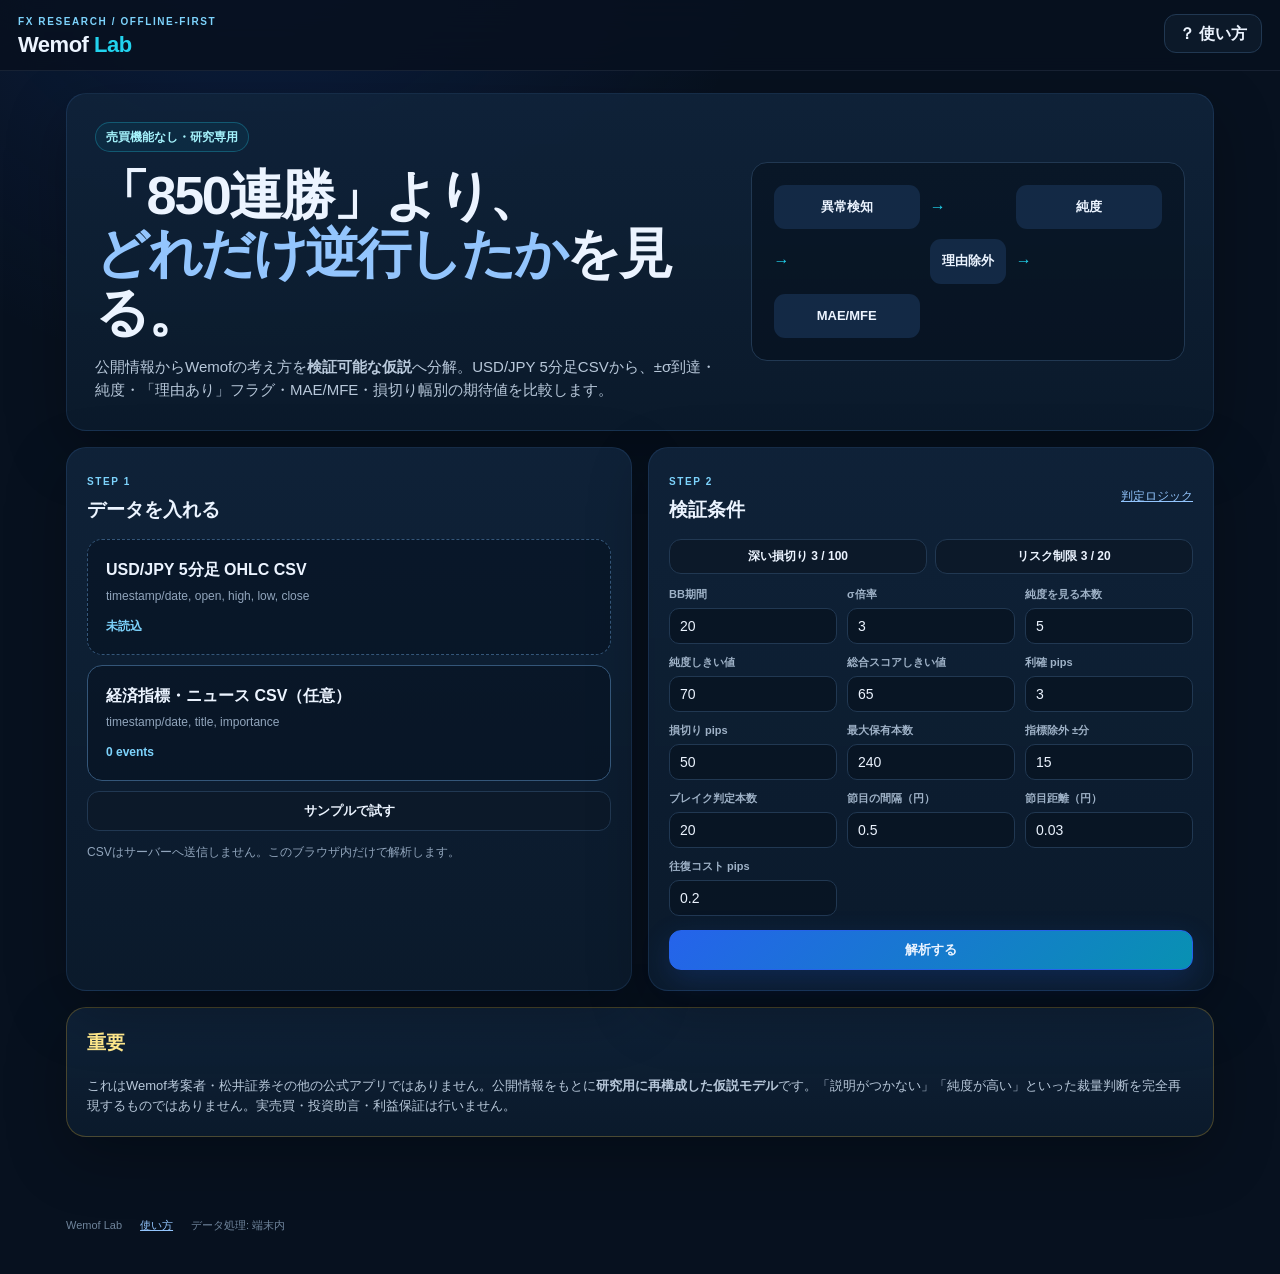
<file: index.html>
<!doctype html>
<html lang="ja">
<head>
  <meta charset="utf-8">
  <meta name="viewport" content="width=device-width,initial-scale=1,viewport-fit=cover">
  <meta name="theme-color" content="#07111f">
  <meta name="description" content="Wemofの公開情報をもとに、±3σ・値動きの純度・理由あり除外・MAE/MFEを過去データで検証するブラウザ研究ツール。">
  <link rel="manifest" href="manifest.json">
  <link rel="stylesheet" href="style.css">
  <title>Wemof Lab — FX平均回帰研究ツール</title>
</head>
<body>
<header class="topbar">
  <div>
    <div class="eyebrow">FX RESEARCH / OFFLINE-FIRST</div>
    <h1>Wemof <span>Lab</span></h1>
  </div>
  <nav><a class="ghost" href="manual.html">？ 使い方</a></nav>
</header>

<main>
  <section class="hero card">
    <div>
      <span class="pill">売買機能なし・研究専用</span>
      <h2>「850連勝」より、<br><em>どれだけ逆行したか</em>を見る。</h2>
      <p>公開情報からWemofの考え方を<strong>検証可能な仮説</strong>へ分解。USD/JPY 5分足CSVから、±σ到達・純度・「理由あり」フラグ・MAE/MFE・損切り幅別の期待値を比較します。</p>
    </div>
    <div class="hero-flow" aria-label="解析の流れ"><b>異常検知</b><i>→</i><b>純度</b><i>→</i><b>理由除外</b><i>→</i><b>MAE/MFE</b></div>
  </section>

  <div id="message" class="message" hidden></div>

  <section class="grid2">
    <article class="card upload-card">
      <div class="section-head"><div><span class="kicker">STEP 1</span><h3>データを入れる</h3></div></div>
      <label class="drop"><span>USD/JPY 5分足 OHLC CSV</span><small>timestamp/date, open, high, low, close</small><input id="ohlcFile" type="file" accept=".csv,text/csv"><b id="dataState">未読込</b></label>
      <label class="drop optional"><span>経済指標・ニュース CSV（任意）</span><small>timestamp/date, title, importance</small><input id="eventFile" type="file" accept=".csv,text/csv"><b id="eventState">0 events</b></label>
      <button id="sampleBtn" class="secondary wide">サンプルで試す</button>
      <p class="note">CSVはサーバーへ送信しません。このブラウザ内だけで解析します。</p>
    </article>

    <article class="card settings-card">
      <div class="section-head"><div><span class="kicker">STEP 2</span><h3>検証条件</h3></div><a href="manual.html#logic">判定ロジック</a></div>
      <div class="preset-row"><button class="preset" data-tp="3" data-sl="100">深い損切り 3 / 100</button><button class="preset" data-tp="3" data-sl="20">リスク制限 3 / 20</button></div>
      <div class="form-grid">
        <label>BB期間<input id="bbPeriod" type="number" min="5" step="1"></label>
        <label>σ倍率<input id="sigma" type="number" min="1" max="5" step="0.1"></label>
        <label>純度を見る本数<input id="purityLookback" type="number" min="2" max="20"></label>
        <label>純度しきい値<input id="purityThreshold" type="number" min="0" max="100"></label>
        <label>総合スコアしきい値<input id="scoreThreshold" type="number" min="0" max="100"></label>
        <label>利確 pips<input id="targetPips" type="number" min="0.1" step="0.1"></label>
        <label>損切り pips<input id="stopPips" type="number" min="1" step="1"></label>
        <label>最大保有本数<input id="maxBars" type="number" min="1" step="1"></label>
        <label>指標除外 ±分<input id="eventWindowMinutes" type="number" min="0" step="1"></label>
        <label>ブレイク判定本数<input id="breakoutLookback" type="number" min="2" step="1"></label>
        <label>節目の間隔（円）<input id="roundStep" type="number" min="0.01" step="0.01"></label>
        <label>節目距離（円）<input id="roundDistance" type="number" min="0" step="0.005"></label>
        <label>往復コスト pips<input id="costPips" type="number" min="0" step="0.05"></label>
      </div>
      <button id="analyzeBtn" class="primary wide">解析する</button>
    </article>
  </section>

  <section id="resultsSection" hidden>
    <div class="summary-grid">
      <article class="metric"><span>±σ候補</span><b id="candidateCount">—</b></article>
      <article class="metric accent"><span>Wemof-like 適格</span><b id="qualifiedCount">—</b></article>
      <article class="metric"><span>TP先行率</span><b id="winRate">—</b></article>
      <article class="metric"><span>平均 MAE</span><b id="avgMae">—</b></article>
      <article class="metric"><span>1候補期待値</span><b id="expectancy">—</b></article>
      <article class="metric danger"><span>最大 MAE</span><b id="maxMae">—</b></article>
    </div>

    <section class="grid2 compare">
      <article class="card"><div class="section-head"><div><span class="kicker">FILTER TEST</span><h3>何を足すと変わる？</h3></div></div>
        <div class="table-wrap"><table><thead><tr><th>モデル</th><th>件数</th><th>TP先行</th><th>平均MAE</th><th>期待値</th></tr></thead><tbody id="modelBody"></tbody></table></div>
        <p class="note">「単純±σ → 純度 → 理由除外」の順に、フィルターが本当に改善しているかを比較します。</p>
      </article>
      <article class="card"><div class="section-head"><div><span class="kicker">TAIL RISK</span><h3>損切り幅を変える</h3></div></div>
        <div class="table-wrap"><table><thead><tr><th>SL</th><th>件数</th><th>TP先行</th><th>平均MAE</th><th>最大MAE</th><th>期待値</th></tr></thead><tbody id="riskBody"></tbody></table></div>
        <p class="note">高勝率だけでなく、20 / 50 / 100pips の損失許容で期待値とテールリスクがどう変わるか確認します。</p>
      </article>
    </section>

    <section class="card detail-card">
      <div class="section-head"><div><span class="kicker">EVENT INSPECTOR</span><h3 id="detailTitle">候補を選択</h3></div><button id="exportBtn" class="secondary">結果CSVを書き出す</button></div>
      <div class="detail-grid">
        <div class="chart-shell"><canvas id="chart"></canvas><div class="legend"><span>● 上昇足</span><span>● 下落足</span><span>— ±σ</span><span>— ENTRY</span></div></div>
        <aside class="detail-side">
          <div id="detailScore" class="big-score">—</div><div class="score-caption">Wemof Score / 100</div>
          <div id="scoreBreakdown" class="breakdown"></div>
          <p id="detailText" class="detail-text">候補を選ぶと判定理由を表示します。</p>
        </aside>
      </div>
    </section>

    <section class="card table-card">
      <div class="section-head"><div><span class="kicker">ALL CANDIDATES</span><h3>候補一覧</h3></div><span class="hint">行を押すとチャート表示</span></div>
      <div class="table-wrap tall"><table><thead><tr><th>時刻</th><th>方向</th><th>Score</th><th>純度</th><th>理由</th><th>判定</th><th>結果</th><th>MAE</th><th>MFE</th></tr></thead><tbody id="eventBody"></tbody></table></div>
    </section>
  </section>

  <section class="card disclaimer">
    <h3>重要</h3><p>これはWemof考案者・松井証券その他の公式アプリではありません。公開情報をもとに<strong>研究用に再構成した仮説モデル</strong>です。「説明がつかない」「純度が高い」といった裁量判断を完全再現するものではありません。実売買・投資助言・利益保証は行いません。</p>
  </section>
</main>
<footer><span>Wemof Lab</span><a href="manual.html">使い方</a><span>データ処理: 端末内</span></footer>
<script src="analysis-core.js"></script><script src="app.js"></script>
</body></html>
</file>
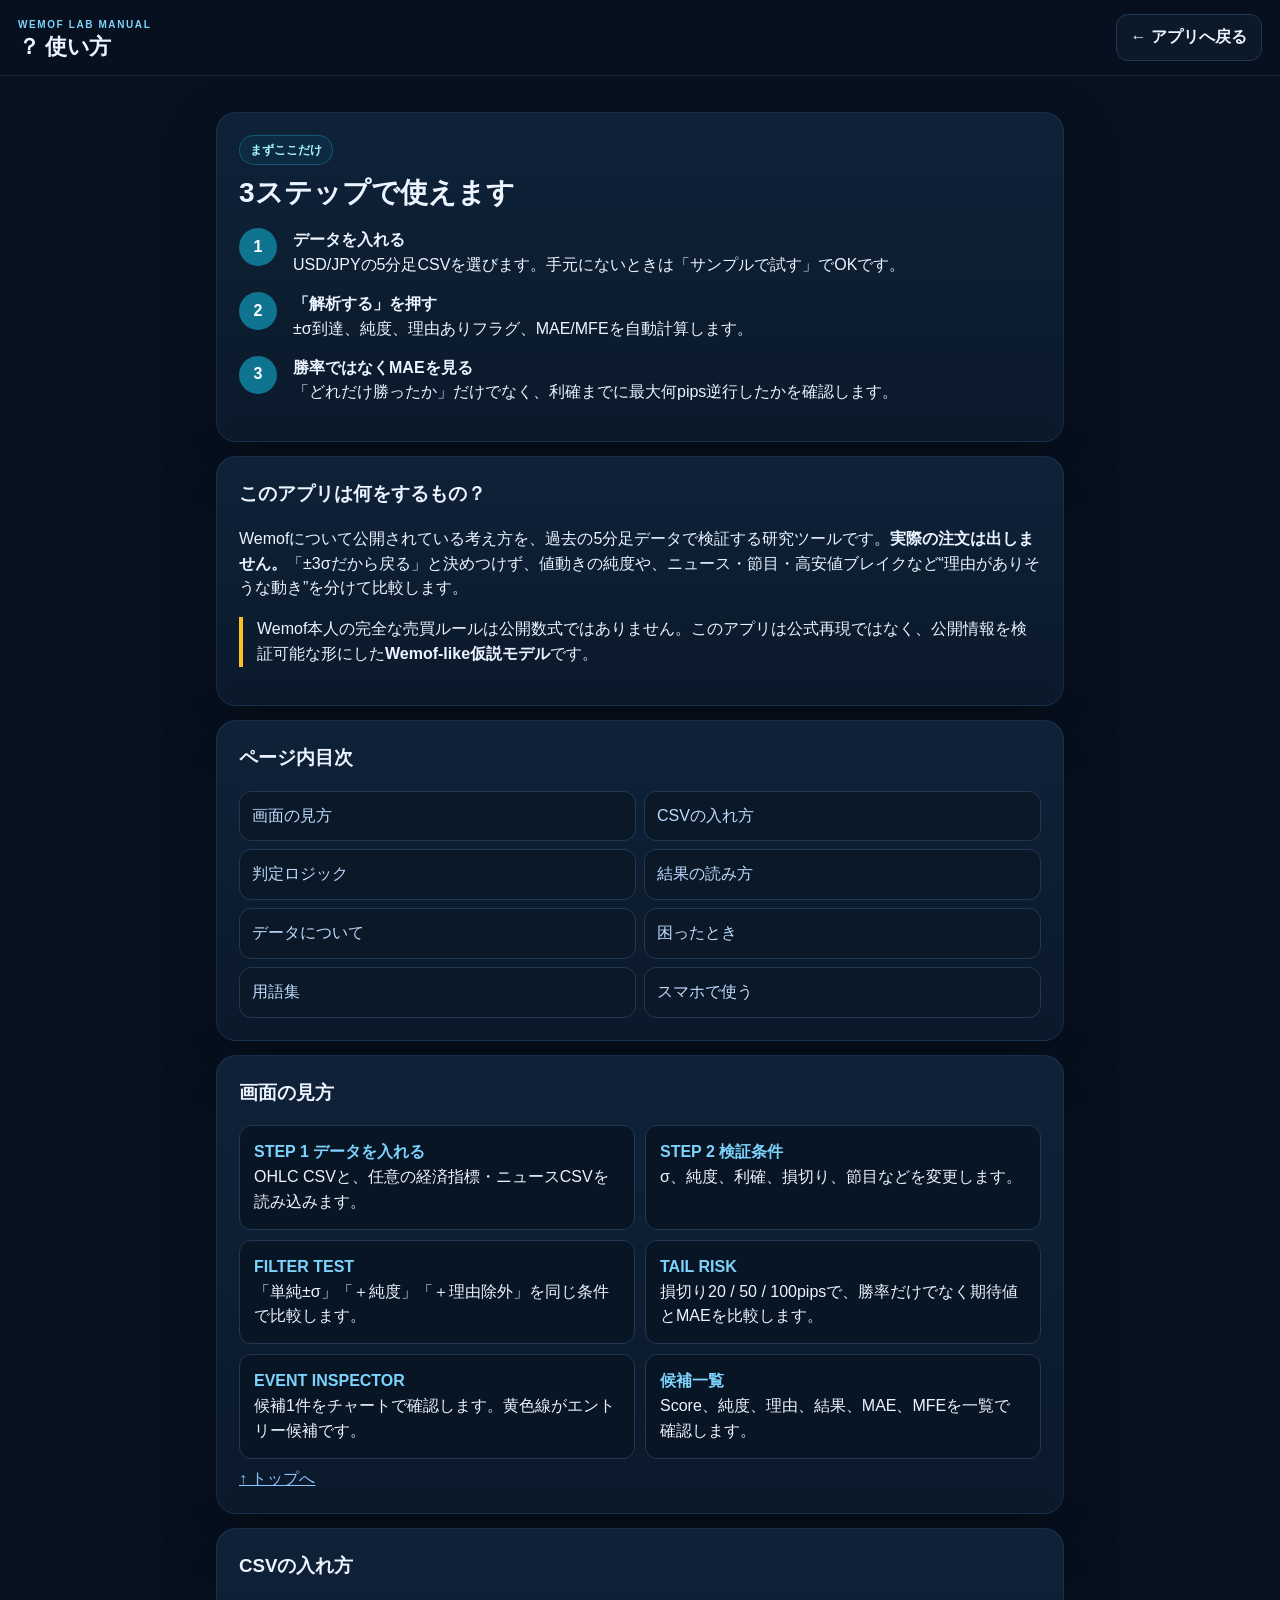
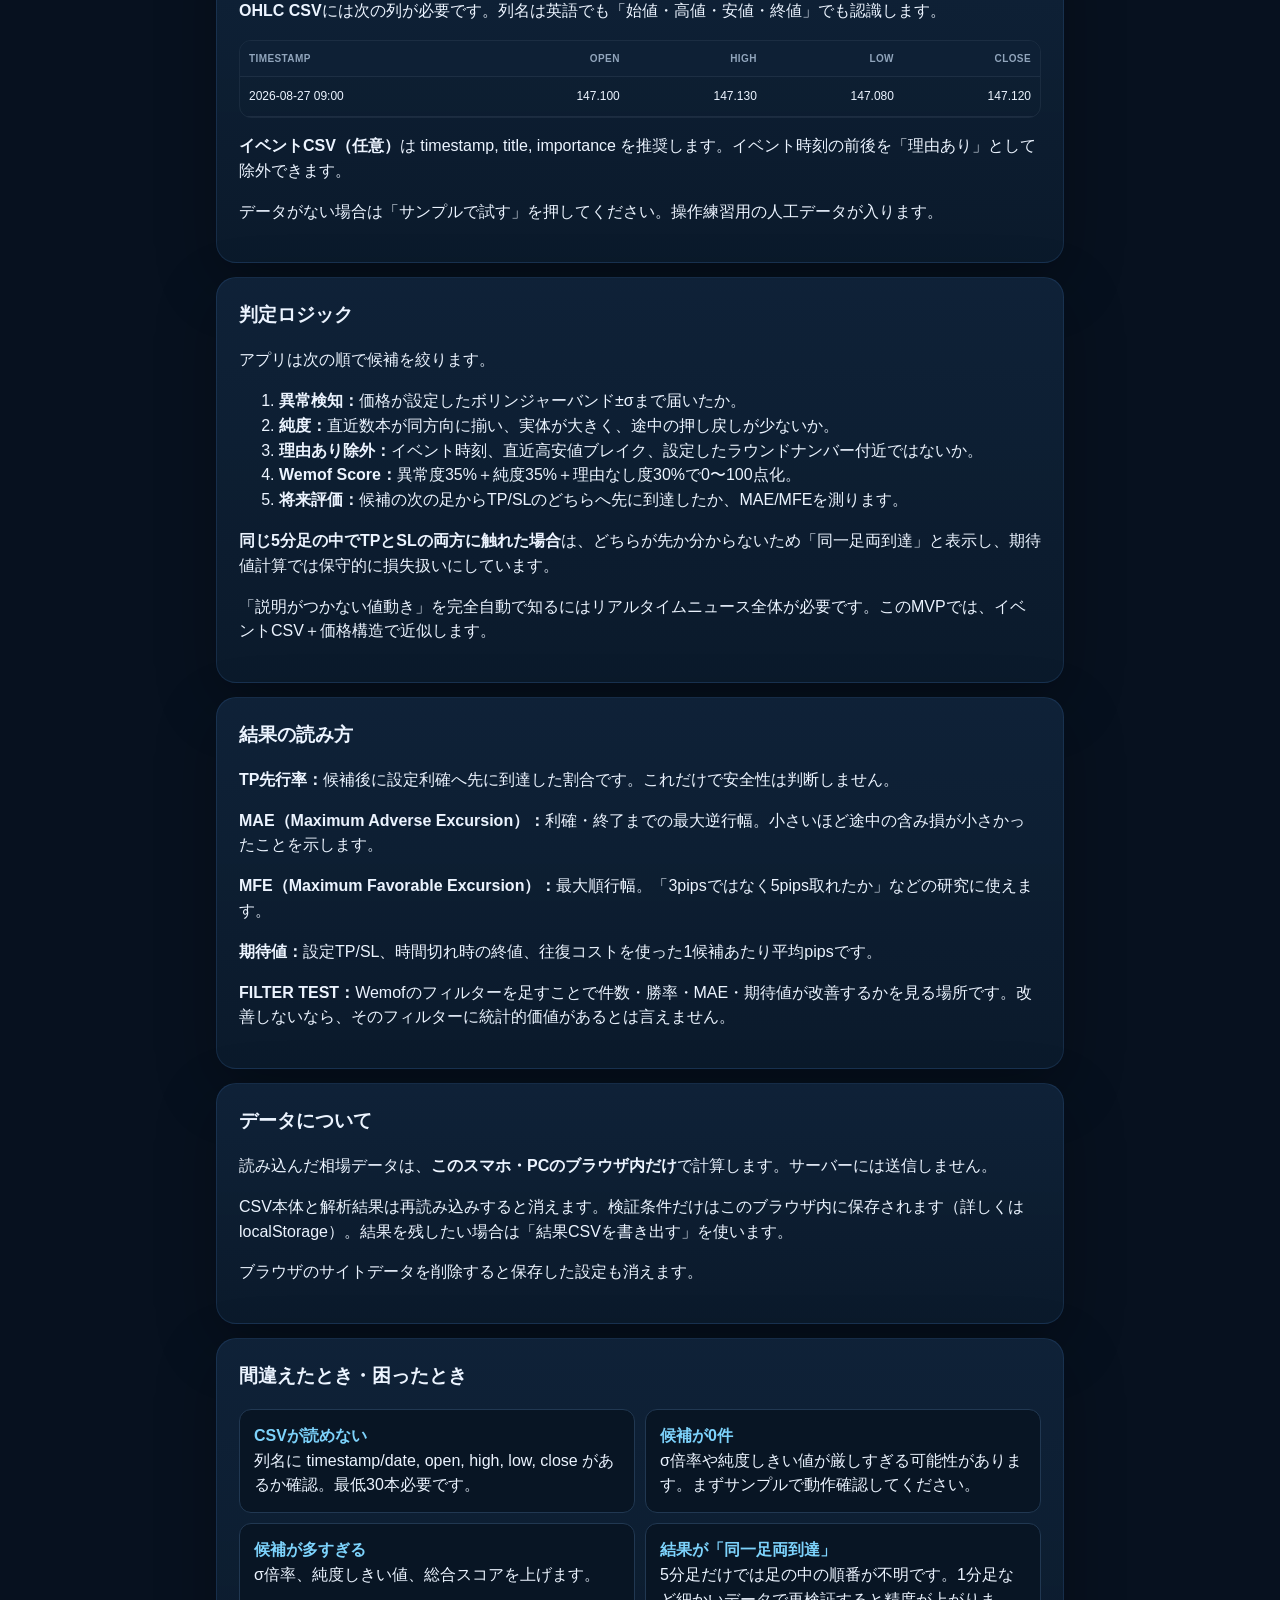
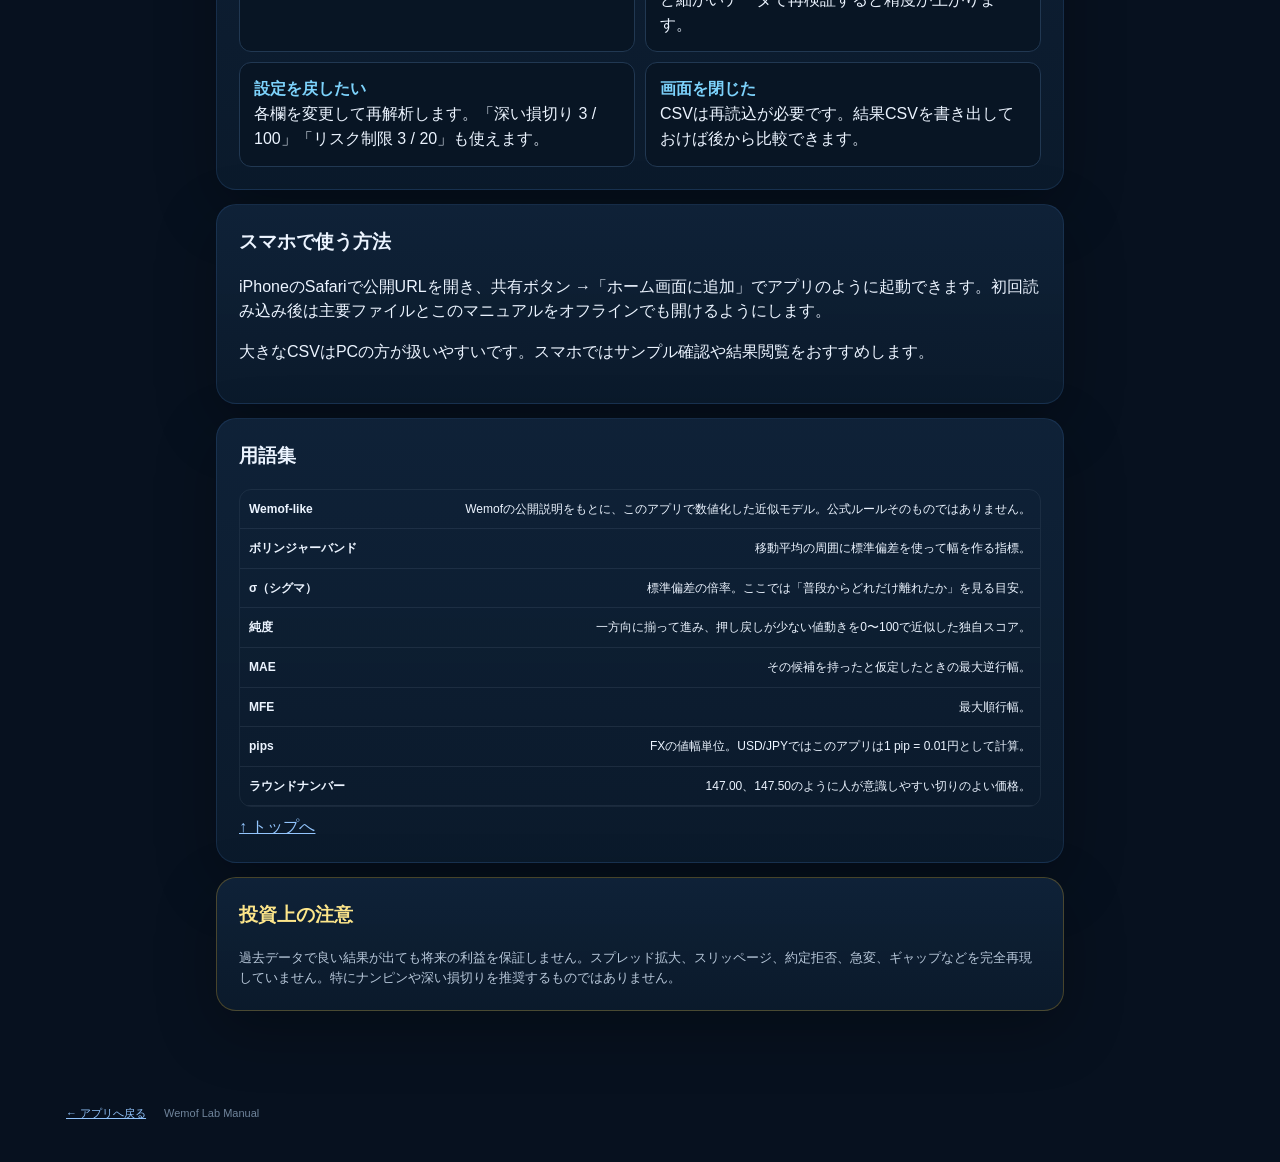
<file: manual.html>
<!doctype html><html lang="ja"><head><meta charset="utf-8"><meta name="viewport" content="width=device-width,initial-scale=1,viewport-fit=cover"><meta name="theme-color" content="#07111f"><link rel="stylesheet" href="style.css"><title>使い方 — Wemof Lab</title><style>.manual{max-width:880px}.manual .card{padding:22px;margin:14px 0}.manual h2{font-size:28px;margin:.2em 0}.manual h3{margin-top:0}.toc{display:grid;grid-template-columns:repeat(2,1fr);gap:8px}.toc a{padding:12px;background:#0a1828;border:1px solid var(--line);border-radius:12px;color:#bfdbfe;text-decoration:none}.steps{counter-reset:step}.step{display:grid;grid-template-columns:42px 1fr;gap:12px;margin:14px 0}.step:before{counter-increment:step;content:counter(step);display:grid;place-items:center;width:38px;height:38px;border-radius:50%;background:#0e7490;color:white;font-weight:900}.ui-map{display:grid;grid-template-columns:1fr 1fr;gap:10px}.mini{padding:14px;border:1px solid var(--line);border-radius:12px;background:#081524}.mini b{display:block;color:#7dd3fc}.manual table{white-space:normal}.warn{border-left:4px solid var(--yellow);padding-left:14px}.toplink{display:inline-block;margin-top:8px;color:#93c5fd}@media(max-width:600px){.toc,.ui-map{grid-template-columns:1fr}.manual .card{padding:17px}.manual h2{font-size:24px}}</style></head><body id="top"><header class="topbar"><div><div class="eyebrow">WEMOF LAB MANUAL</div><h1>？ 使い方</h1></div><a class="ghost" href="index.html">← アプリへ戻る</a></header><main class="manual">
<section class="card"><span class="pill">まずここだけ</span><h2>3ステップで使えます</h2><div class="steps"><div class="step"><div><b>データを入れる</b><br>USD/JPYの5分足CSVを選びます。手元にないときは「サンプルで試す」でOKです。</div></div><div class="step"><div><b>「解析する」を押す</b><br>±σ到達、純度、理由ありフラグ、MAE/MFEを自動計算します。</div></div><div class="step"><div><b>勝率ではなくMAEを見る</b><br>「どれだけ勝ったか」だけでなく、利確までに最大何pips逆行したかを確認します。</div></div></div></section>
<section class="card"><h3>このアプリは何をするもの？</h3><p>Wemofについて公開されている考え方を、過去の5分足データで検証する研究ツールです。<strong>実際の注文は出しません。</strong>「±3σだから戻る」と決めつけず、値動きの純度や、ニュース・節目・高安値ブレイクなど“理由がありそうな動き”を分けて比較します。</p><p class="warn">Wemof本人の完全な売買ルールは公開数式ではありません。このアプリは公式再現ではなく、公開情報を検証可能な形にした<strong>Wemof-like仮説モデル</strong>です。</p></section>
<section class="card"><h3>ページ内目次</h3><nav class="toc"><a href="#screen">画面の見方</a><a href="#csv">CSVの入れ方</a><a href="#logic">判定ロジック</a><a href="#results">結果の読み方</a><a href="#data">データについて</a><a href="#trouble">困ったとき</a><a href="#terms">用語集</a><a href="#phone">スマホで使う</a></nav></section>
<section class="card" id="screen"><h3>画面の見方</h3><div class="ui-map"><div class="mini"><b>STEP 1 データを入れる</b>OHLC CSVと、任意の経済指標・ニュースCSVを読み込みます。</div><div class="mini"><b>STEP 2 検証条件</b>σ、純度、利確、損切り、節目などを変更します。</div><div class="mini"><b>FILTER TEST</b>「単純±σ」「＋純度」「＋理由除外」を同じ条件で比較します。</div><div class="mini"><b>TAIL RISK</b>損切り20 / 50 / 100pipsで、勝率だけでなく期待値とMAEを比較します。</div><div class="mini"><b>EVENT INSPECTOR</b>候補1件をチャートで確認します。黄色線がエントリー候補です。</div><div class="mini"><b>候補一覧</b>Score、純度、理由、結果、MAE、MFEを一覧で確認します。</div></div><a class="toplink" href="#top">↑ トップへ</a></section>
<section class="card" id="csv"><h3>CSVの入れ方</h3><p><b>OHLC CSV</b>には次の列が必要です。列名は英語でも「始値・高値・安値・終値」でも認識します。</p><div class="table-wrap"><table><thead><tr><th>timestamp</th><th>open</th><th>high</th><th>low</th><th>close</th></tr></thead><tbody><tr><td>2026-08-27 09:00</td><td>147.100</td><td>147.130</td><td>147.080</td><td>147.120</td></tr></tbody></table></div><p><b>イベントCSV（任意）</b>は timestamp, title, importance を推奨します。イベント時刻の前後を「理由あり」として除外できます。</p><p>データがない場合は「サンプルで試す」を押してください。操作練習用の人工データが入ります。</p></section>
<section class="card" id="logic"><h3>判定ロジック</h3><p>アプリは次の順で候補を絞ります。</p><ol><li><b>異常検知：</b>価格が設定したボリンジャーバンド±σまで届いたか。</li><li><b>純度：</b>直近数本が同方向に揃い、実体が大きく、途中の押し戻しが少ないか。</li><li><b>理由あり除外：</b>イベント時刻、直近高安値ブレイク、設定したラウンドナンバー付近ではないか。</li><li><b>Wemof Score：</b>異常度35%＋純度35%＋理由なし度30%で0〜100点化。</li><li><b>将来評価：</b>候補の次の足からTP/SLのどちらへ先に到達したか、MAE/MFEを測ります。</li></ol><p><b>同じ5分足の中でTPとSLの両方に触れた場合</b>は、どちらが先か分からないため「同一足両到達」と表示し、期待値計算では保守的に損失扱いにしています。</p><p>「説明がつかない値動き」を完全自動で知るにはリアルタイムニュース全体が必要です。このMVPでは、イベントCSV＋価格構造で近似します。</p></section>
<section class="card" id="results"><h3>結果の読み方</h3><p><b>TP先行率：</b>候補後に設定利確へ先に到達した割合です。これだけで安全性は判断しません。</p><p><b>MAE（Maximum Adverse Excursion）：</b>利確・終了までの最大逆行幅。小さいほど途中の含み損が小さかったことを示します。</p><p><b>MFE（Maximum Favorable Excursion）：</b>最大順行幅。「3pipsではなく5pips取れたか」などの研究に使えます。</p><p><b>期待値：</b>設定TP/SL、時間切れ時の終値、往復コストを使った1候補あたり平均pipsです。</p><p><b>FILTER TEST：</b>Wemofのフィルターを足すことで件数・勝率・MAE・期待値が改善するかを見る場所です。改善しないなら、そのフィルターに統計的価値があるとは言えません。</p></section>
<section class="card" id="data"><h3>データについて</h3><p>読み込んだ相場データは、<strong>このスマホ・PCのブラウザ内だけ</strong>で計算します。サーバーには送信しません。</p><p>CSV本体と解析結果は再読み込みすると消えます。検証条件だけはこのブラウザ内に保存されます（詳しくは localStorage）。結果を残したい場合は「結果CSVを書き出す」を使います。</p><p>ブラウザのサイトデータを削除すると保存した設定も消えます。</p></section>
<section class="card" id="trouble"><h3>間違えたとき・困ったとき</h3><div class="ui-map"><div class="mini"><b>CSVが読めない</b>列名に timestamp/date, open, high, low, close があるか確認。最低30本必要です。</div><div class="mini"><b>候補が0件</b>σ倍率や純度しきい値が厳しすぎる可能性があります。まずサンプルで動作確認してください。</div><div class="mini"><b>候補が多すぎる</b>σ倍率、純度しきい値、総合スコアを上げます。</div><div class="mini"><b>結果が「同一足両到達」</b>5分足だけでは足の中の順番が不明です。1分足など細かいデータで再検証すると精度が上がります。</div><div class="mini"><b>設定を戻したい</b>各欄を変更して再解析します。「深い損切り 3 / 100」「リスク制限 3 / 20」も使えます。</div><div class="mini"><b>画面を閉じた</b>CSVは再読込が必要です。結果CSVを書き出しておけば後から比較できます。</div></div></section>
<section class="card" id="phone"><h3>スマホで使う方法</h3><p>iPhoneのSafariで公開URLを開き、共有ボタン →「ホーム画面に追加」でアプリのように起動できます。初回読み込み後は主要ファイルとこのマニュアルをオフラインでも開けるようにします。</p><p>大きなCSVはPCの方が扱いやすいです。スマホではサンプル確認や結果閲覧をおすすめします。</p></section>
<section class="card" id="terms"><h3>用語集</h3><div class="table-wrap"><table><tbody><tr><th>Wemof-like</th><td>Wemofの公開説明をもとに、このアプリで数値化した近似モデル。公式ルールそのものではありません。</td></tr><tr><th>ボリンジャーバンド</th><td>移動平均の周囲に標準偏差を使って幅を作る指標。</td></tr><tr><th>σ（シグマ）</th><td>標準偏差の倍率。ここでは「普段からどれだけ離れたか」を見る目安。</td></tr><tr><th>純度</th><td>一方向に揃って進み、押し戻しが少ない値動きを0〜100で近似した独自スコア。</td></tr><tr><th>MAE</th><td>その候補を持ったと仮定したときの最大逆行幅。</td></tr><tr><th>MFE</th><td>最大順行幅。</td></tr><tr><th>pips</th><td>FXの値幅単位。USD/JPYではこのアプリは1 pip = 0.01円として計算。</td></tr><tr><th>ラウンドナンバー</th><td>147.00、147.50のように人が意識しやすい切りのよい価格。</td></tr></tbody></table></div><a class="toplink" href="#top">↑ トップへ</a></section>
<section class="card disclaimer"><h3>投資上の注意</h3><p>過去データで良い結果が出ても将来の利益を保証しません。スプレッド拡大、スリッページ、約定拒否、急変、ギャップなどを完全再現していません。特にナンピンや深い損切りを推奨するものではありません。</p></section>
</main><footer><a href="index.html">← アプリへ戻る</a><span>Wemof Lab Manual</span></footer></body></html>
</file>
<file: style.css>
:root{--bg:#07111f;--panel:#0d1b2c;--panel2:#10233a;--line:#213852;--text:#ecf4ff;--muted:#91a5bc;--blue:#60a5fa;--cyan:#22d3ee;--green:#34d399;--yellow:#fbbf24;--red:#fb7185;--shadow:0 20px 60px rgba(0,0,0,.28)}*{box-sizing:border-box}html{background:var(--bg);color:var(--text);font-family:-apple-system,BlinkMacSystemFont,"Segoe UI",sans-serif;line-height:1.55}body{margin:0;background:radial-gradient(circle at 20% -10%,rgba(37,99,235,.18),transparent 32rem),var(--bg);min-height:100vh}.topbar{position:sticky;top:0;z-index:10;display:flex;align-items:center;justify-content:space-between;padding:14px max(18px,env(safe-area-inset-left));border-bottom:1px solid rgba(148,163,184,.12);background:rgba(7,17,31,.88);backdrop-filter:blur(18px)}h1{font-size:22px;line-height:1;margin:4px 0 0;letter-spacing:-.5px}h1 span{color:var(--cyan)}.eyebrow,.kicker{font-size:10px;letter-spacing:.16em;color:#7dd3fc;font-weight:800}.ghost,.secondary,.primary,.preset{border:1px solid var(--line);background:#0c1929;color:var(--text);border-radius:12px;padding:10px 14px;text-decoration:none;font-weight:750;cursor:pointer}.primary{border-color:#2563eb;background:linear-gradient(135deg,#2563eb,#0891b2);box-shadow:0 10px 30px rgba(37,99,235,.2)}.secondary:hover,.ghost:hover,.preset:hover{border-color:#4f7096}.wide{width:100%}main{max-width:1180px;margin:0 auto;padding:22px 16px 60px}.card{background:linear-gradient(180deg,rgba(16,35,58,.92),rgba(11,27,44,.96));border:1px solid rgba(96,165,250,.13);border-radius:20px;box-shadow:var(--shadow)}.hero{padding:28px;display:grid;grid-template-columns:1.3fr .9fr;gap:28px;align-items:center}.pill{display:inline-flex;border:1px solid rgba(34,211,238,.28);color:#a5f3fc;background:rgba(8,145,178,.09);border-radius:999px;padding:5px 10px;font-size:12px;font-weight:800}.hero h2{font-size:clamp(30px,5vw,54px);line-height:1.08;letter-spacing:-.045em;margin:14px 0}.hero h2 em{font-style:normal;color:#93c5fd}.hero p{max-width:700px;color:#b8c8da;margin:0;font-size:15px}.hero-flow{display:grid;grid-template-columns:1fr auto 1fr;gap:10px;align-items:center;padding:22px;background:rgba(3,12,23,.45);border:1px solid var(--line);border-radius:16px}.hero-flow b{padding:12px;border-radius:11px;background:#132945;text-align:center;font-size:13px}.hero-flow i{color:var(--cyan);font-style:normal}.grid2{display:grid;grid-template-columns:1fr 1fr;gap:16px;margin-top:16px}.upload-card,.settings-card,.compare .card,.table-card,.detail-card,.disclaimer{padding:20px}.section-head{display:flex;align-items:center;justify-content:space-between;gap:16px;margin-bottom:14px}.section-head h3{font-size:19px;margin:3px 0 0}.section-head a,.hint{font-size:12px;color:#93c5fd}.drop{position:relative;display:flex;flex-direction:column;gap:4px;padding:18px;margin:10px 0;border:1px dashed #345679;border-radius:15px;background:rgba(7,17,31,.55);cursor:pointer}.drop:hover{border-color:var(--blue)}.drop span{font-weight:800}.drop small,.note{color:var(--muted);font-size:12px}.drop input{position:absolute;inset:0;opacity:0;cursor:pointer}.drop b{margin-top:8px;color:#7dd3fc;font-size:12px}.optional{border-style:solid}.form-grid{display:grid;grid-template-columns:repeat(3,1fr);gap:10px;margin-bottom:14px}.form-grid label{font-size:11px;color:#9fb2c7;font-weight:700}.form-grid input{width:100%;margin-top:5px;padding:9px 10px;border-radius:10px;border:1px solid var(--line);background:#081524;color:var(--text);font-size:14px}.preset-row{display:flex;gap:8px;margin-bottom:12px}.preset{flex:1;padding:8px;font-size:12px}.message{margin:16px 0 0;padding:12px 14px;border-radius:12px;background:#10233a;border:1px solid var(--line);font-size:13px}.message[data-type="ok"]{border-color:rgba(52,211,153,.35);color:#a7f3d0}.message[data-type="error"]{border-color:rgba(251,113,133,.4);color:#fecdd3}.summary-grid{display:grid;grid-template-columns:repeat(6,1fr);gap:10px;margin-top:16px}.metric{padding:14px;border-radius:16px;background:#0d1b2c;border:1px solid var(--line)}.metric span{display:block;color:var(--muted);font-size:11px}.metric b{display:block;font-size:22px;margin-top:4px}.metric.accent{border-color:rgba(34,211,238,.45);background:rgba(8,145,178,.12)}.metric.danger{border-color:rgba(251,113,133,.3)}table{width:100%;border-collapse:collapse;white-space:nowrap;font-size:12px}th,td{padding:10px 9px;border-bottom:1px solid rgba(148,163,184,.12);text-align:right}th:first-child,td:first-child{text-align:left}thead th{position:sticky;top:0;background:#0e2035;color:#91a5bc;font-size:10px;text-transform:uppercase;letter-spacing:.04em}.table-wrap{overflow:auto;border:1px solid rgba(148,163,184,.1);border-radius:12px}.table-wrap.tall{max-height:480px}#eventBody tr{cursor:pointer}#eventBody tr:hover{background:rgba(96,165,250,.08)}#eventBody tr.eligible{background:rgba(34,211,238,.035)}#eventBody tr.selected{outline:1px solid rgba(251,191,36,.75);outline-offset:-1px}.score{display:inline-flex;min-width:32px;justify-content:center;padding:2px 6px;border-radius:999px;font-weight:850}.good{color:#6ee7b7}.mid{color:#fde68a}.bad{color:#fda4af}.detail-card{margin-top:16px}.detail-grid{display:grid;grid-template-columns:minmax(0,1fr) 280px;gap:16px}.chart-shell{border:1px solid var(--line);background:#071421;border-radius:14px;padding:10px;overflow:hidden}#chart{display:block;width:100%;height:360px}.legend{display:flex;gap:12px;flex-wrap:wrap;color:var(--muted);font-size:10px;padding:4px}.detail-side{border-left:1px solid var(--line);padding-left:18px}.big-score{font-size:64px;line-height:1;font-weight:900;letter-spacing:-.06em}.score-caption{font-size:11px;color:var(--muted);margin-bottom:20px}.breakdown>div{display:grid;grid-template-columns:1fr auto;gap:8px;margin:11px 0;font-size:12px}.breakdown i{grid-column:1/-1;height:4px;background:linear-gradient(90deg,#22d3ee var(--v),rgba(148,163,184,.15) var(--v));border-radius:99px}.detail-text{font-size:13px;color:#b8c8da;background:rgba(7,17,31,.5);padding:12px;border-radius:12px}.disclaimer{margin-top:16px;border-color:rgba(251,191,36,.25)}.disclaimer h3{margin-top:0;color:#fde68a}.disclaimer p{margin-bottom:0;color:#b8c8da;font-size:13px}footer{max-width:1180px;margin:auto;padding:20px 16px 40px;color:#6f849b;font-size:11px;display:flex;gap:18px}footer a{color:#93c5fd}@media(max-width:900px){.hero,.grid2,.detail-grid{grid-template-columns:1fr}.summary-grid{grid-template-columns:repeat(3,1fr)}.detail-side{border-left:0;border-top:1px solid var(--line);padding-left:0;padding-top:16px}.form-grid{grid-template-columns:repeat(2,1fr)}}@media(max-width:560px){main{padding:14px 10px 42px}.topbar{padding:12px 11px}.hero{padding:20px}.hero h2{font-size:36px}.hero-flow{grid-template-columns:1fr auto 1fr;padding:14px;gap:6px}.hero-flow b{font-size:11px;padding:9px 5px}.upload-card,.settings-card,.compare .card,.table-card,.detail-card,.disclaimer{padding:15px}.summary-grid{grid-template-columns:repeat(2,1fr)}.metric b{font-size:19px}.form-grid{grid-template-columns:1fr 1fr}.preset-row{flex-direction:column}.section-head{align-items:flex-start}.detail-card .section-head{flex-direction:column}.detail-card .secondary{width:100%}#chart{height:300px}.big-score{font-size:54px}}
</file>
